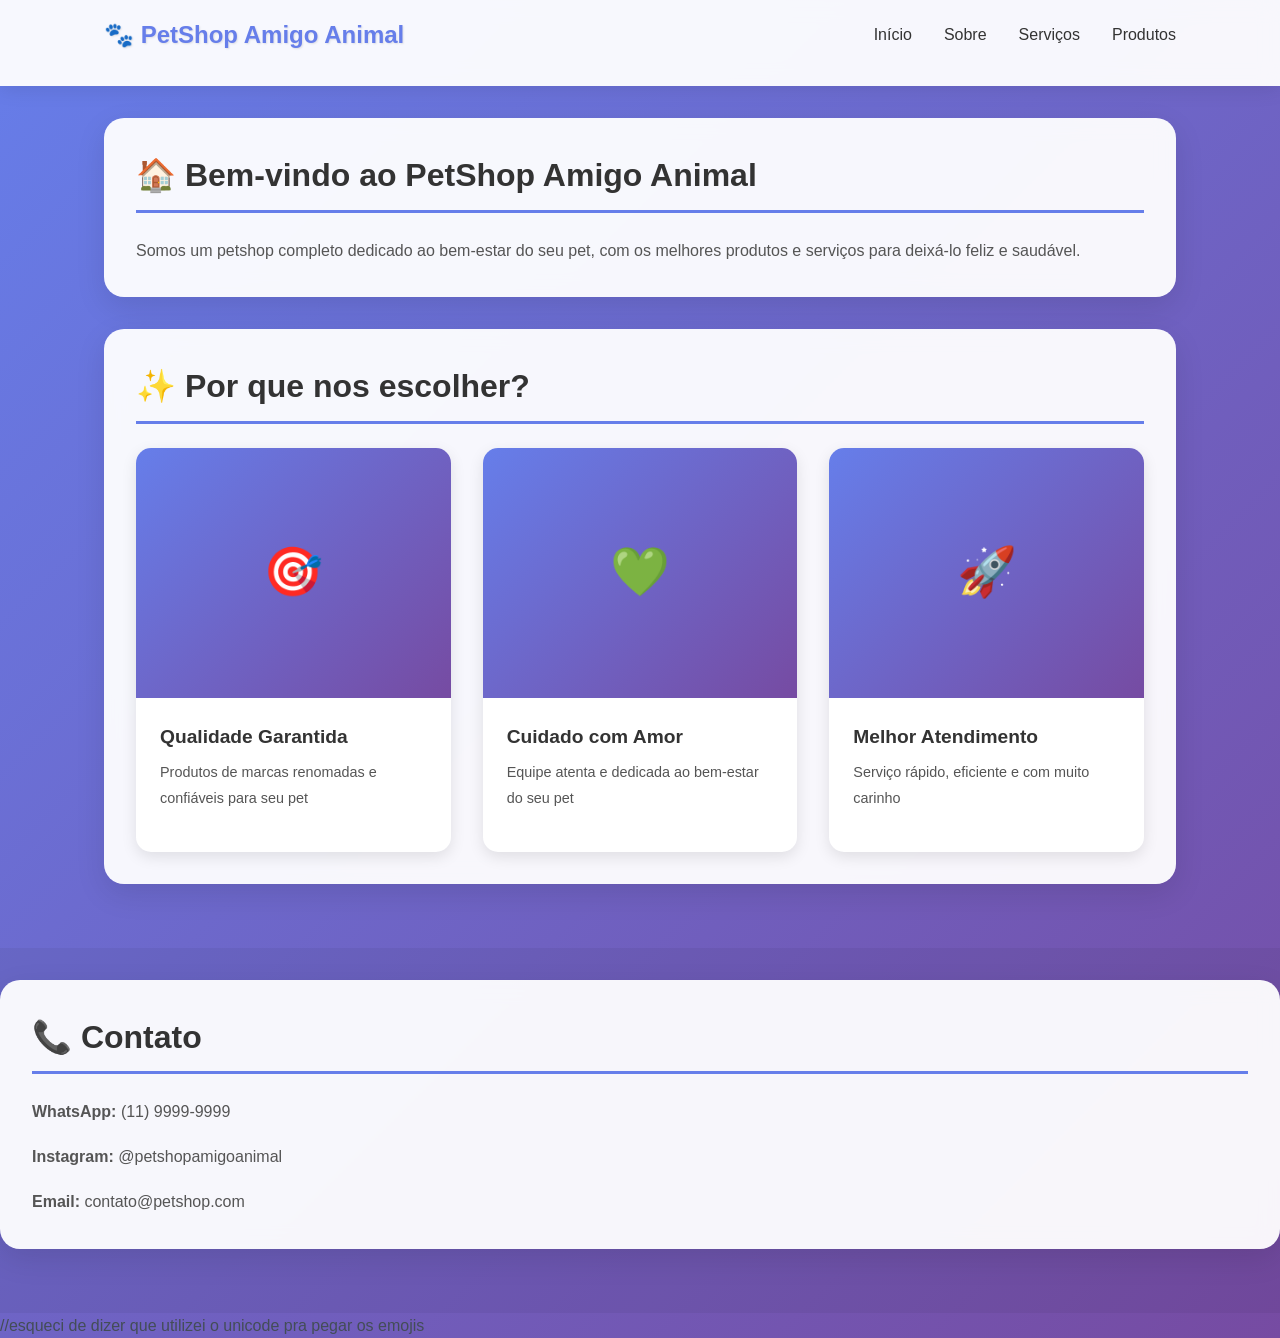
<file: index.html>
<!DOCTYPE html>
<html lang="pt-br">
<head>
    <meta charset="UTF-8">
    <meta name="viewport" content="width=device-width, initial-scale=1.0">
    <title>Início - PetShop</title>
    <link rel="stylesheet" href="style.css">
</head>
<body>
    <header class="header">
        <nav class="nav">
            <div class="logo">🐾 PetShop Amigo Animal</div>
            <ul class="nav-menu">
                <li><a href="index.html">Início</a></li>
                <li><a href="sobre.html">Sobre</a></li>
                <li><a href="serviços.html">Serviços</a></li>
                <li><a href="produtos.html">Produtos</a></li>
            </ul>
        </nav>
        <div id="data-atual"></div>
    </header>

    <main class="container">
        <section class="categoria">
            <h2>🏠 Bem-vindo ao PetShop Amigo Animal</h2>
            <p style="margin-top: 1rem;">Somos um petshop completo dedicado ao bem-estar do seu pet, com os melhores produtos e serviços para deixá-lo feliz e saudável.</p>
        </section>

        <section class="categoria">
            <h2>✨ Por que nos escolher?</h2>
            <div class="produtos-grid">
                <div class="produto-card">
                    <div style="background: linear-gradient(135deg, #667eea 0%, #764ba2 100%); height: 250px; display: flex; align-items: center; justify-content: center; font-size: 3rem;">🎯</div>
                    <div class="produto-info">
                        <h3>Qualidade Garantida</h3>
                        <p class="descricao">Produtos de marcas renomadas e confiáveis para seu pet</p>
                    </div>
                </div>
                <div class="produto-card">
                    <div style="background: linear-gradient(135deg, #667eea 0%, #764ba2 100%); height: 250px; display: flex; align-items: center; justify-content: center; font-size: 3rem;">💚</div>
                    <div class="produto-info">
                        <h3>Cuidado com Amor</h3>
                        <p class="descricao">Equipe atenta e dedicada ao bem-estar do seu pet</p>
                    </div>
                </div>
                <div class="produto-card">
                    <div style="background: linear-gradient(135deg, #667eea 0%, #764ba2 100%); height: 250px; display: flex; align-items: center; justify-content: center; font-size: 3rem;">🚀</div>
                    <div class="produto-info">
                        <h3>Melhor Atendimento</h3>
                        <p class="descricao">Serviço rápido, eficiente e com muito carinho</p>
                    </div>
                </div>
            </div>
        </section>
    </main>

    <footer class="footer">
        <section class="categoria">
            <h2>📞 Contato</h2>
            <div class="links-contato">
                <p><strong>WhatsApp:</strong> (11) 9999-9999</p>
                <p><strong>Instagram:</strong> @petshopamigoanimal</p>
                <p><strong>Email:</strong> contato@petshop.com</p>
            </div>
        </section>
    </footer>
</body>
<script src="script.js"></script>


//esqueci de dizer que utilizei o unicode pra pegar os emojis
</html>
</file>
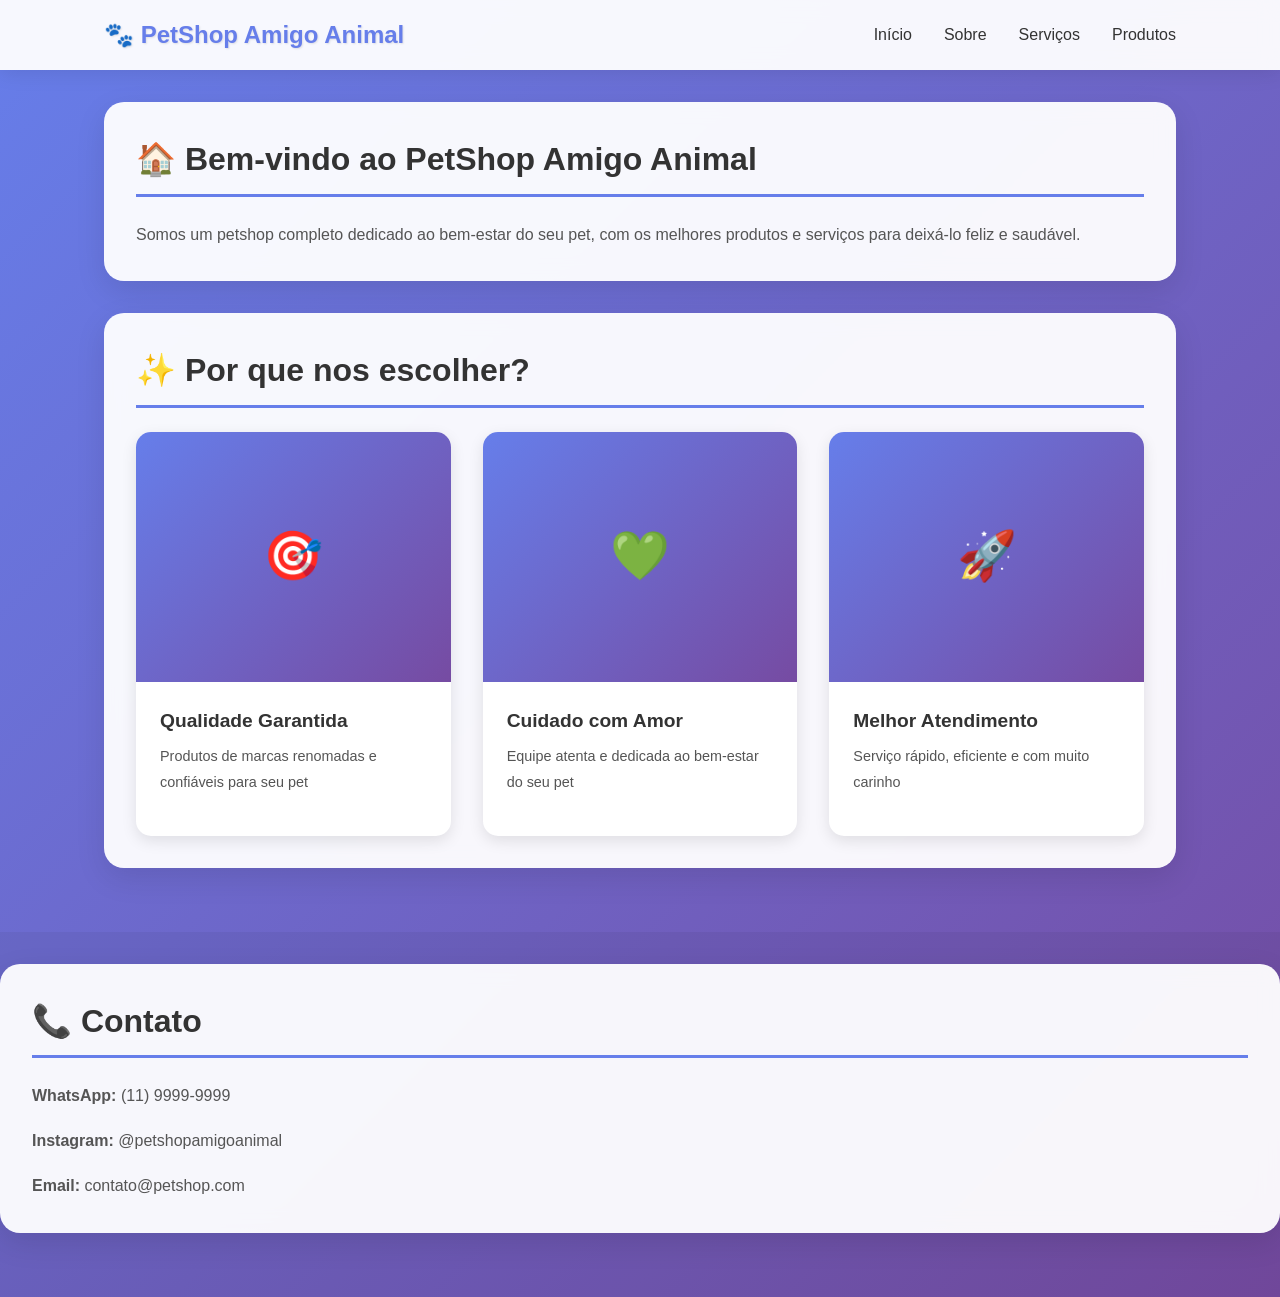
<file: .vscode/index.html>
<!DOCTYPE html>
<html lang="pt-br">
<head>
    <meta charset="UTF-8">
    <meta name="viewport" content="width=device-width, initial-scale=1.0">
    <title>Início - PetShop</title>
    <link rel="stylesheet" href="style.css">
</head>
<body>
    <header class="header">
        <nav class="nav">
            <div class="logo">🐾 PetShop Amigo Animal</div>
            <ul class="nav-menu">
                <li><a href="index.html">Início</a></li>
                <li><a href="sobre.html">Sobre</a></li>
                <li><a href="serviços.html">Serviços</a></li>
                <li><a href="produtos.html">Produtos</a></li>
            </ul>
        </nav>
    </header>

    <main class="container">
        <section class="categoria">
            <h2>🏠 Bem-vindo ao PetShop Amigo Animal</h2>
            <p style="margin-top: 1rem;">Somos um petshop completo dedicado ao bem-estar do seu pet, com os melhores produtos e serviços para deixá-lo feliz e saudável.</p>
        </section>

        <section class="categoria">
            <h2>✨ Por que nos escolher?</h2>
            <div class="produtos-grid">
                <div class="produto-card">
                    <div style="background: linear-gradient(135deg, #667eea 0%, #764ba2 100%); height: 250px; display: flex; align-items: center; justify-content: center; font-size: 3rem;">🎯</div>
                    <div class="produto-info">
                        <h3>Qualidade Garantida</h3>
                        <p class="descricao">Produtos de marcas renomadas e confiáveis para seu pet</p>
                    </div>
                </div>
                <div class="produto-card">
                    <div style="background: linear-gradient(135deg, #667eea 0%, #764ba2 100%); height: 250px; display: flex; align-items: center; justify-content: center; font-size: 3rem;">💚</div>
                    <div class="produto-info">
                        <h3>Cuidado com Amor</h3>
                        <p class="descricao">Equipe atenta e dedicada ao bem-estar do seu pet</p>
                    </div>
                </div>
                <div class="produto-card">
                    <div style="background: linear-gradient(135deg, #667eea 0%, #764ba2 100%); height: 250px; display: flex; align-items: center; justify-content: center; font-size: 3rem;">🚀</div>
                    <div class="produto-info">
                        <h3>Melhor Atendimento</h3>
                        <p class="descricao">Serviço rápido, eficiente e com muito carinho</p>
                    </div>
                </div>
            </div>
        </section>
    </main>

    <footer class="footer">
        <section class="categoria">
            <h2>📞 Contato</h2>
            <div class="links-contato">
                <p><strong>WhatsApp:</strong> (11) 9999-9999</p>
                <p><strong>Instagram:</strong> @petshopamigoanimal</p>
                <p><strong>Email:</strong> contato@petshop.com</p>
            </div>
        </section>
    </footer>
</body>
<script src="script.js"></script>
</html>
</file>
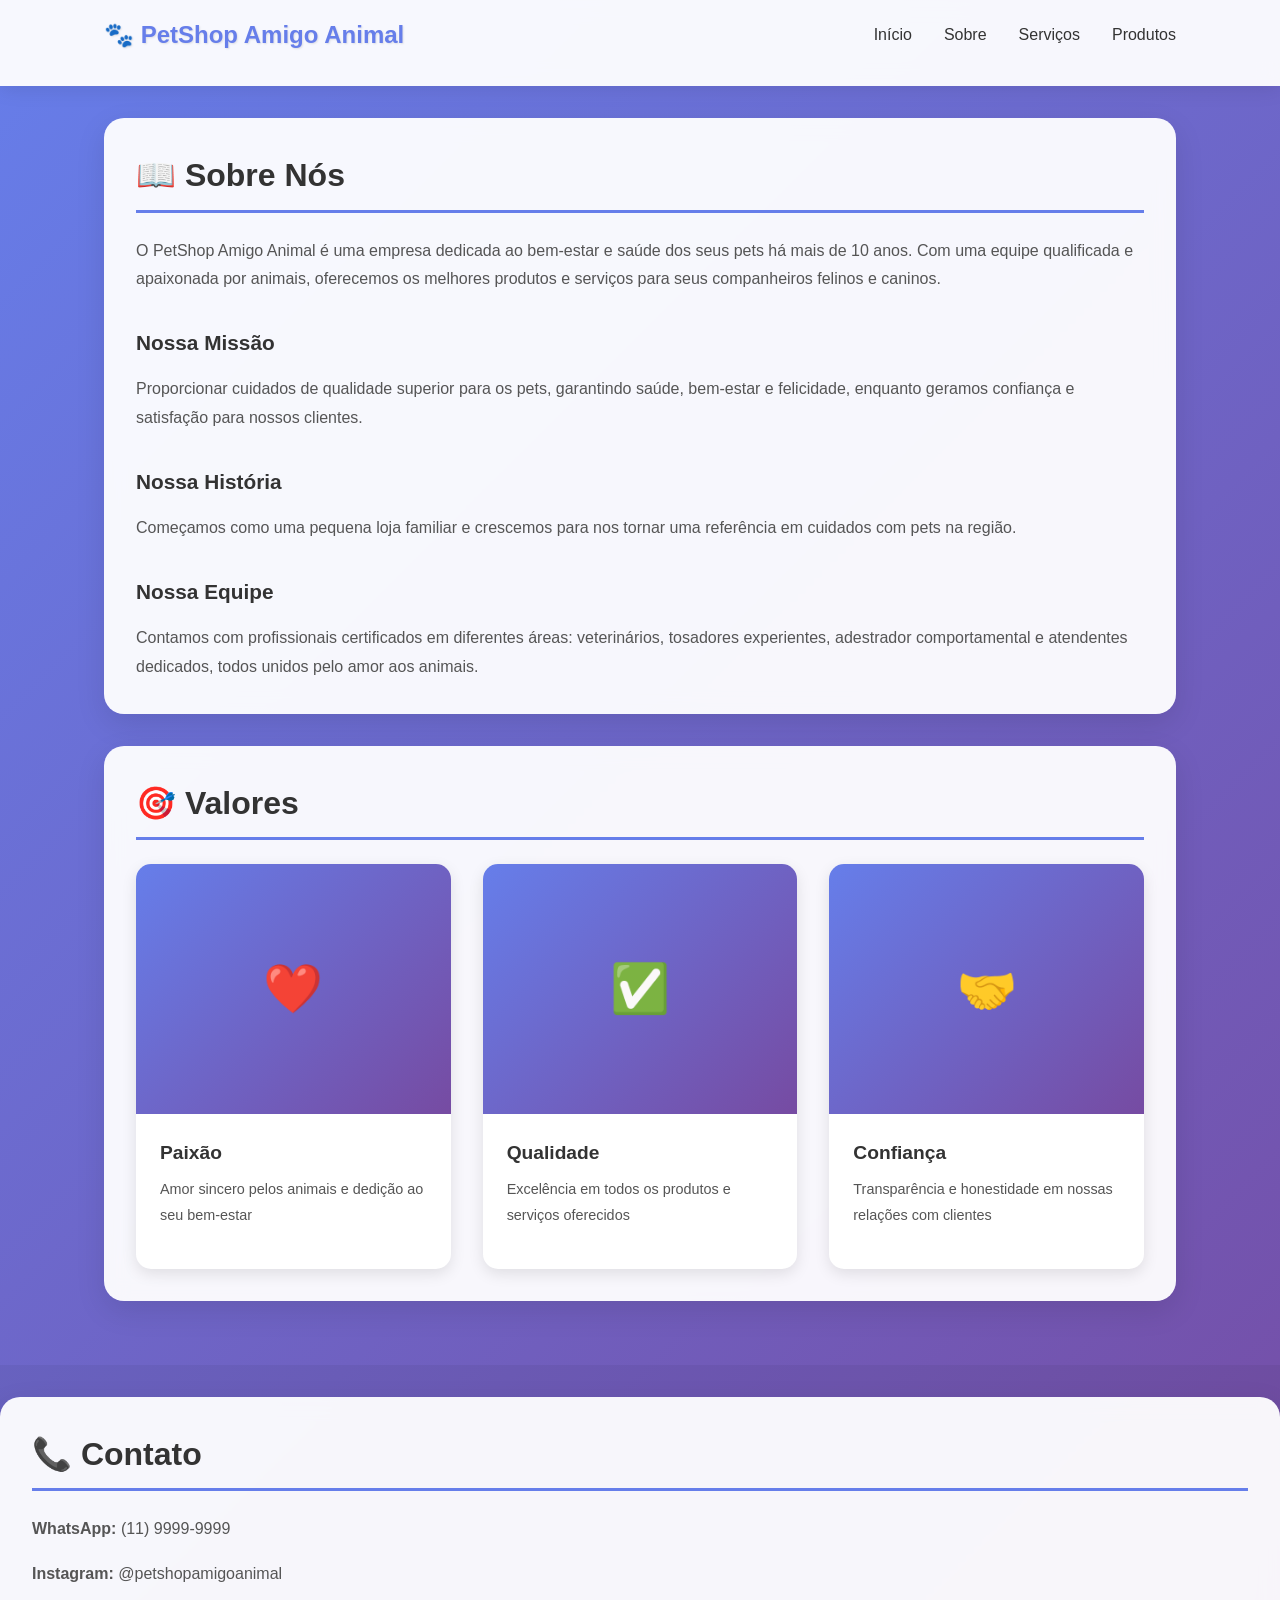
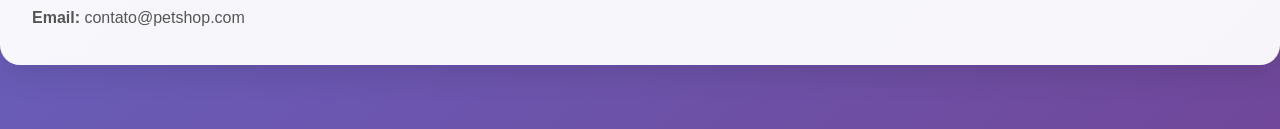
<file: sobre.html>
<!DOCTYPE html>
<html lang="pt-br">
<head>
    <meta charset="UTF-8">
    <meta name="viewport" content="width=device-width, initial-scale=1.0">
    <title>Sobre - PetShop</title>
    <link rel="stylesheet" href="style.css">
</head>
<body>
    <header class="header">
        <nav class="nav">
            <div class="logo">🐾 PetShop Amigo Animal</div>
            <ul class="nav-menu">
                <li><a href="index.html">Início</a></li>
                <li><a href="sobre.html">Sobre</a></li>
                <li><a href="serviços.html">Serviços</a></li>
                <li><a href="produtos.html">Produtos</a></li>
            </ul>
        </nav>
        <div id="data-atual"></div>
    </header>

    <main class="container">
        <section class="categoria">
            <h2>📖 Sobre Nós</h2>
            <p>O PetShop Amigo Animal é uma empresa dedicada ao bem-estar e saúde dos seus pets há mais de 10 anos. Com uma equipe qualificada e apaixonada por animais, oferecemos os melhores produtos e serviços para seus companheiros felinos e caninos.</p>
            
            <h3 style="margin-top: 2rem; margin-bottom: 1rem; color: #333;">Nossa Missão</h3>
            <p>Proporcionar cuidados de qualidade superior para os pets, garantindo saúde, bem-estar e felicidade, enquanto geramos confiança e satisfação para nossos clientes.</p>

            <h3 style="margin-top: 2rem; margin-bottom: 1rem; color: #333;">Nossa História</h3>
            <p> Começamos como uma pequena loja familiar e crescemos para nos tornar uma referência em cuidados com pets na região.</p>

            <h3 style="margin-top: 2rem; margin-bottom: 1rem; color: #333;">Nossa Equipe</h3>
            <p>Contamos com profissionais certificados em diferentes áreas: veterinários, tosadores experientes, adestrador comportamental e atendentes dedicados, todos unidos pelo amor aos animais.</p>
        </section>

        <section class="categoria">
            <h2>🎯 Valores</h2>
            <div class="produtos-grid">
                <div class="produto-card">
                    <div style="background: linear-gradient(135deg, #667eea 0%, #764ba2 100%); height: 250px; display: flex; align-items: center; justify-content: center; font-size: 3rem;">❤️</div>
                    <div class="produto-info">
                        <h3>Paixão</h3>
                        <p class="descricao">Amor sincero pelos animais e dedição ao seu bem-estar</p>
                    </div>
                </div>
                <div class="produto-card">
                    <div style="background: linear-gradient(135deg, #667eea 0%, #764ba2 100%); height: 250px; display: flex; align-items: center; justify-content: center; font-size: 3rem;">✅</div>
                    <div class="produto-info">
                        <h3>Qualidade</h3>
                        <p class="descricao">Excelência em todos os produtos e serviços oferecidos</p>
                    </div>
                </div>
                <div class="produto-card">
                    <div style="background: linear-gradient(135deg, #667eea 0%, #764ba2 100%); height: 250px; display: flex; align-items: center; justify-content: center; font-size: 3rem;">🤝</div>
                    <div class="produto-info">
                        <h3>Confiança</h3>
                        <p class="descricao">Transparência e honestidade em nossas relações com clientes</p>
                    </div>
                </div>
            </div>
        </section>
    </main>

    <footer class="footer">
        <section class="categoria">
            <h2>📞 Contato</h2>
            <div class="links-contato">
                <p><strong>WhatsApp:</strong> (11) 9999-9999</p>
                <p><strong>Instagram:</strong> @petshopamigoanimal</p>
                <p><strong>Email:</strong> contato@petshop.com</p>
            </div>
        </section>
    </footer>
</body>
<script src="script.js"></script>
</html>
</file>
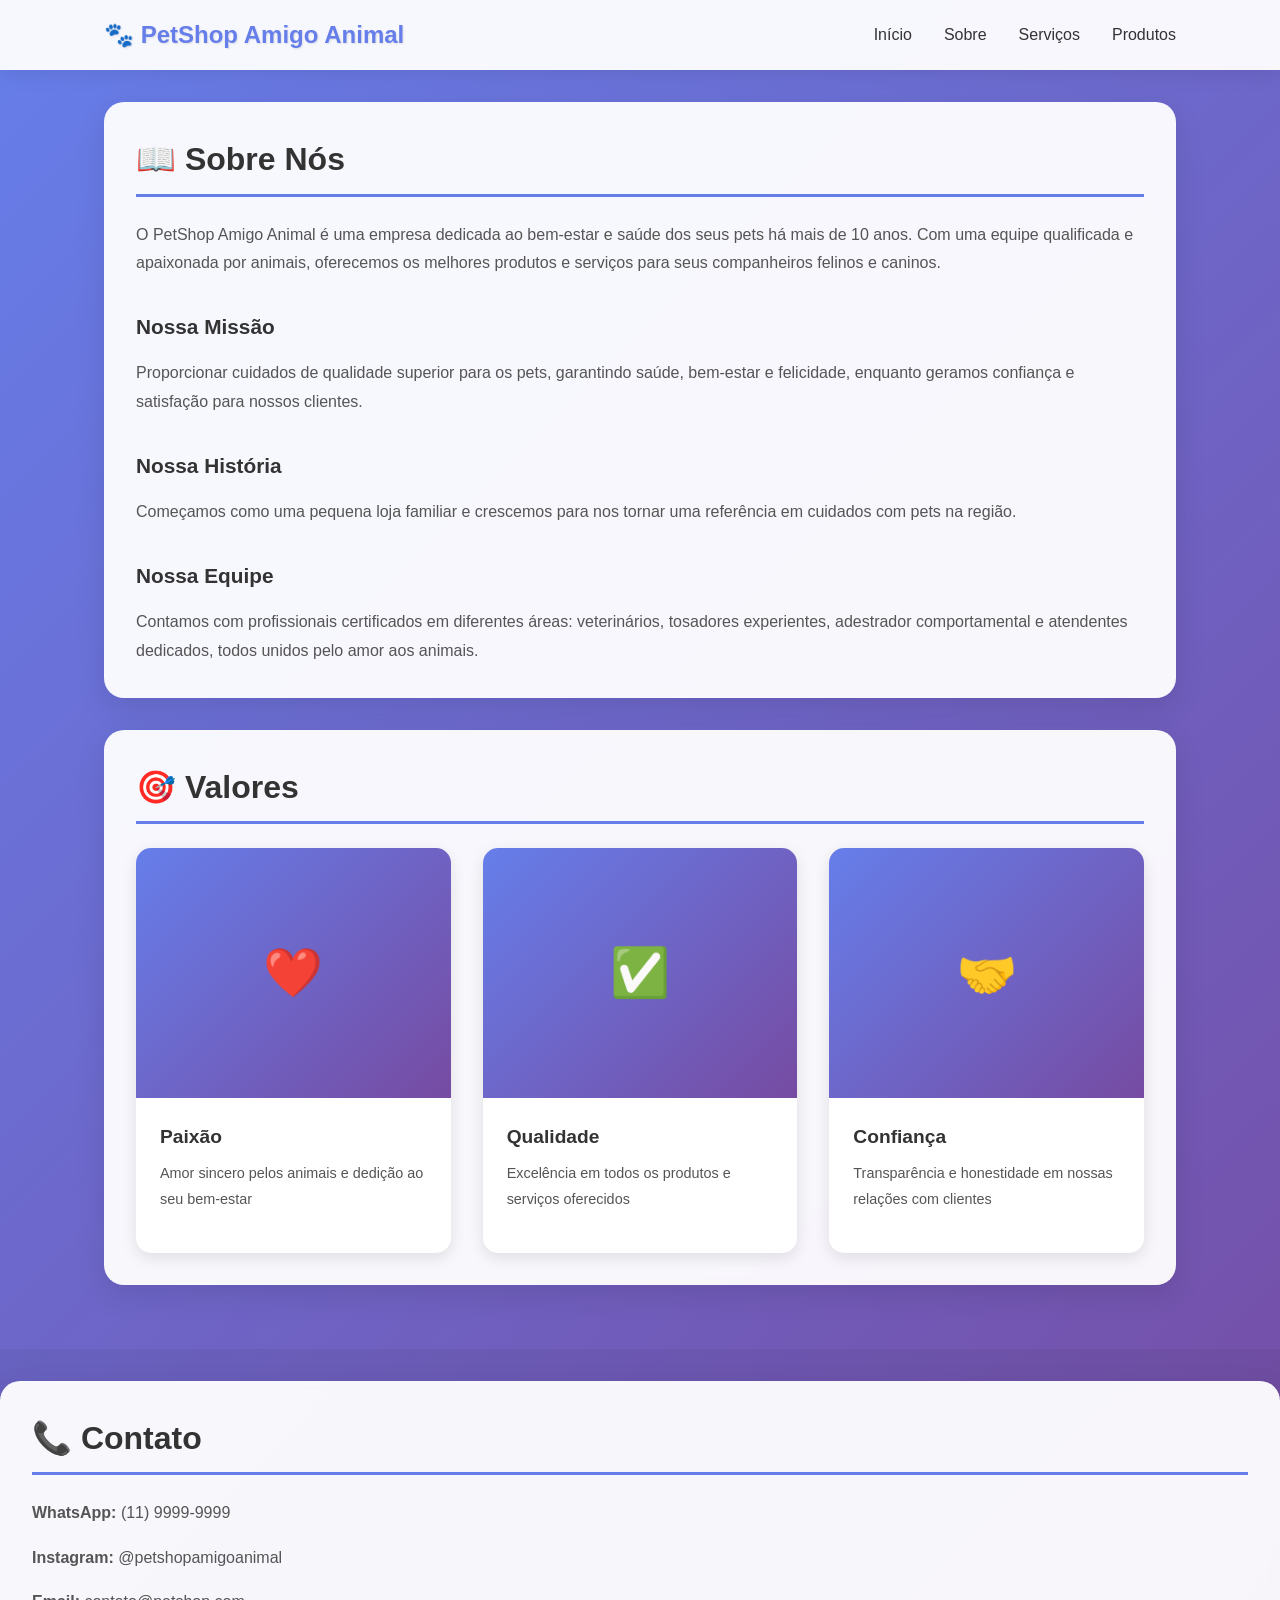
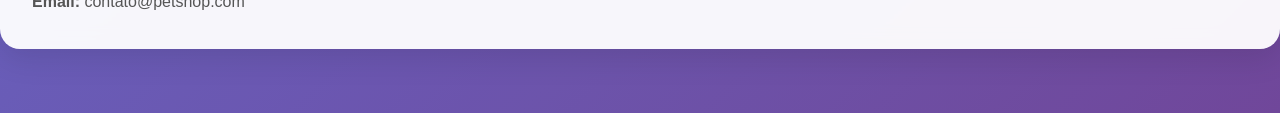
<file: .vscode/sobre.html>
<!DOCTYPE html>
<html lang="pt-br">
<head>
    <meta charset="UTF-8">
    <meta name="viewport" content="width=device-width, initial-scale=1.0">
    <title>Sobre - PetShop</title>
    <link rel="stylesheet" href="style.css">
</head>
<body>
    <header class="header">
        <nav class="nav">
            <div class="logo">🐾 PetShop Amigo Animal</div>
            <ul class="nav-menu">
                <li><a href="index.html">Início</a></li>
                <li><a href="sobre.html">Sobre</a></li>
                <li><a href="serviços.html">Serviços</a></li>
                <li><a href="produtos.html">Produtos</a></li>
            </ul>
        </nav>
    </header>

    <main class="container">
        <section class="categoria">
            <h2>📖 Sobre Nós</h2>
            <p>O PetShop Amigo Animal é uma empresa dedicada ao bem-estar e saúde dos seus pets há mais de 10 anos. Com uma equipe qualificada e apaixonada por animais, oferecemos os melhores produtos e serviços para seus companheiros felinos e caninos.</p>
            
            <h3 style="margin-top: 2rem; margin-bottom: 1rem; color: #333;">Nossa Missão</h3>
            <p>Proporcionar cuidados de qualidade superior para os pets, garantindo saúde, bem-estar e felicidade, enquanto geramos confiança e satisfação para nossos clientes.</p>

            <h3 style="margin-top: 2rem; margin-bottom: 1rem; color: #333;">Nossa História</h3>
            <p> Começamos como uma pequena loja familiar e crescemos para nos tornar uma referência em cuidados com pets na região.</p>

            <h3 style="margin-top: 2rem; margin-bottom: 1rem; color: #333;">Nossa Equipe</h3>
            <p>Contamos com profissionais certificados em diferentes áreas: veterinários, tosadores experientes, adestrador comportamental e atendentes dedicados, todos unidos pelo amor aos animais.</p>
        </section>

        <section class="categoria">
            <h2>🎯 Valores</h2>
            <div class="produtos-grid">
                <div class="produto-card">
                    <div style="background: linear-gradient(135deg, #667eea 0%, #764ba2 100%); height: 250px; display: flex; align-items: center; justify-content: center; font-size: 3rem;">❤️</div>
                    <div class="produto-info">
                        <h3>Paixão</h3>
                        <p class="descricao">Amor sincero pelos animais e dedição ao seu bem-estar</p>
                    </div>
                </div>
                <div class="produto-card">
                    <div style="background: linear-gradient(135deg, #667eea 0%, #764ba2 100%); height: 250px; display: flex; align-items: center; justify-content: center; font-size: 3rem;">✅</div>
                    <div class="produto-info">
                        <h3>Qualidade</h3>
                        <p class="descricao">Excelência em todos os produtos e serviços oferecidos</p>
                    </div>
                </div>
                <div class="produto-card">
                    <div style="background: linear-gradient(135deg, #667eea 0%, #764ba2 100%); height: 250px; display: flex; align-items: center; justify-content: center; font-size: 3rem;">🤝</div>
                    <div class="produto-info">
                        <h3>Confiança</h3>
                        <p class="descricao">Transparência e honestidade em nossas relações com clientes</p>
                    </div>
                </div>
            </div>
        </section>
    </main>

    <footer class="footer">
        <section class="categoria">
            <h2>📞 Contato</h2>
            <div class="links-contato">
                <p><strong>WhatsApp:</strong> (11) 9999-9999</p>
                <p><strong>Instagram:</strong> @petshopamigoanimal</p>
                <p><strong>Email:</strong> contato@petshop.com</p>
            </div>
        </section>
    </footer>
</body>
<script src="script.js"></script>
</html>
</file>
<file: style.css>
* {
    margin: 0;
    padding: 0;
    box-sizing: border-box;
}

body {
    font-family: 'Segoe UI', Tahoma, Geneva, Verdana, sans-serif;
    line-height: 1.6;
    background: linear-gradient(135deg, #667eea 0%, #764ba2 100%);
    min-height: 100vh;
    color: rgb(67, 77, 87);
}

.header {
    background: rgba(255, 255, 255, 0.95);
    box-shadow: 0 2px 20px rgba(0, 0, 0, 0.1);
    position: sticky;
    top: 0;
    z-index: 1000;
    backdrop-filter: blur(10px);
}

.nav {
    display: flex;
    justify-content: space-between;
    align-items: center;
    padding: 1rem 5%;
    max-width: 1200px;
    margin: 0 auto;
}

.logo {
    font-size: 1.5rem;
    font-weight: bold;
    color: #667eea;
    text-shadow: 1px 1px 2px rgba(0, 0, 0, 0.1);
}

.nav-menu {
    display: flex;
    list-style: none;
    gap: 2rem;
}

.nav-menu a {
    text-decoration: none;
    color: #333;
    font-weight: 500;
    transition: color 0.3s;
    position: relative;
}

.nav-menu a::after {
    content: '';
    position: absolute;
    bottom: -5px;
    left: 0;
    width: 0;
    height: 2px;
    background: #667eea;
    transition: width 0.3s;
}

.nav-menu a:hover::after {
    width: 100%;
}

.nav-menu a:hover {
    color: #667eea;
}

#data-atual {
    text-align: center;
    padding: 0.5rem;
    font-size: 0.9rem;
    color: #555;
}

.container {
    max-width: 1200px;
    margin: 0 auto;
    padding: 2rem 5%;
}

.categoria {
    background: rgba(255, 255, 255, 0.95);
    border-radius: 20px;
    padding: 2rem;
    margin-bottom: 2rem;
    box-shadow: 0 10px 30px rgba(0, 0, 0, 0.1);
    backdrop-filter: blur(10px);
    transition: transform 0.3s, box-shadow 0.3s;
}

.categoria:hover {
    transform: translateY(-5px);
    box-shadow: 0 15px 40px rgba(0, 0, 0, 0.15);
}

.categoria h2 {
    font-size: 2rem;
    margin-bottom: 1.5rem;
    color: #333;
    border-bottom: 3px solid #667eea;
    padding-bottom: 0.5rem;
}

.categoria h3 {
    font-size: 1.3rem;
    color: #333;
}

.categoria p {
    color: #555;
    line-height: 1.8;
}

.produtos-grid {
    display: grid;
    grid-template-columns: repeat(auto-fit, minmax(280px, 1fr));
    gap: 2rem;
}

.produto-card {
    background: white;
    border-radius: 15px;
    overflow: hidden;
    box-shadow: 0 5px 15px rgba(0, 0, 0, 0.1);
    transition: transform 0.3s, box-shadow 0.3s;
}

.produto-card:hover {
    transform: translateY(-10px);
    box-shadow: 0 15px 35px rgba(0, 0, 0, 0.2);
}

.produto-img {
    width: 100%;
    height: 250px;
    object-fit: cover;
    transition: transform 0.3s;
}

.produto-card:hover .produto-img {
    transform: scale(1.1);
}

.produto-info {
    padding: 1.5rem;
}

.produto-info h3 {
    font-size: 1.2rem;
    color: #333;
    margin-bottom: 0.5rem;
}

.descricao {
    color: #666;
    margin-bottom: 1rem;
    font-size: 0.9rem;
}

.preco {
    font-size: 1.5rem;
    font-weight: bold;
    color: #667eea;
    margin-bottom: 1rem;
}

.btn-comprar {
    width: 100%;
    padding: 12px;
    background: linear-gradient(135deg, #667eea 0%, #764ba2 100%);
    color: white;
    border: none;
    border-radius: 10px;
    font-size: 1rem;
    font-weight: 600;
    cursor: pointer;
    transition: transform 0.3s, box-shadow 0.3s;
}

.btn-comprar:hover {
    transform: translateY(-2px);
    box-shadow: 0 10px 20px rgba(102, 126, 234, 0.3);
}

.links-contato {
    display: flex;
    flex-direction: column;
    gap: 1rem;
    color: #555;
}

.links-contato p {
    margin: 0;
}

.footer {
    background: rgba(0, 0, 0, 0.05);
    padding: 2rem 0;
    width: 100%;
}

.produto-info {
    padding: 1.5rem;
}

.produto-info h3 {
    font-size: 1.2rem;
    color: #333;
    margin-bottom: 0.5rem;
}

.descricao {
    color: #666;
    margin-bottom: 1rem;
    font-size: 0.9rem;
}

.preco {
    font-size: 1.5rem;
    font-weight: bold;
    color: #667eea;
    margin-bottom: 1rem;
}

.btn-comprar {
    width: 100%;
    padding: 12px;
    background: linear-gradient(135deg, #667eea 0%, #764ba2 100%);
    color: white;
    border: none;
    border-radius: 10px;
    font-size: 1rem;
    font-weight: 600;
    cursor: pointer;
    transition: transform 0.3s, box-shadow 0.3s;
}

.btn-comprar:hover {
    transform: translateY(-2px);
    box-shadow: 0 10px 20px rgba(102, 126, 234, 0.3);
}

.carrinho-flutuante {
    position: fixed;
    bottom: 30px;
    right: 30px;
    z-index: 1001;
}

#btn-carrinho {
    background: linear-gradient(135deg, #667eea 0%, #764ba2 100%);
    color: white;
    padding: 15px 25px;
    border: none;
    border-radius: 50px;
    font-size: 1.1rem;
    font-weight: 600;
    cursor: pointer;
    box-shadow: 0 10px 25px rgba(102, 126, 234, 0.4);
    transition: transform 0.3s, box-shadow 0.3s;
}

#btn-carrinho:hover {
    transform: translateY(-3px);
    box-shadow: 0 15px 30px rgba(102, 126, 234, 0.5);
}

.carrinho-modal {
    display: none;
    position: absolute;
    bottom: 70px;
    right: 0;
    background: white;
    border-radius: 15px;
    padding: 1.5rem;
    min-width: 300px;
    box-shadow: 0 20px 40px rgba(0, 0, 0, 0.2);
    animation: slideIn 0.3s ease-out;
}

@keyframes slideIn {
    from {
        opacity: 0;
        transform: translateY(10px);
    }
    to {
        opacity: 1;
        transform: translateY(0);
    }
}

.carrinho-conteudo h3 {
    color: #333;
    margin-bottom: 1rem;
    font-size: 1.2rem;
}

#itens-carrinho {
    margin-bottom: 1rem;
    max-height: 200px;
    overflow-y: auto;
}

.item-carrinho {
    display: flex;
    justify-content: space-between;
    align-items: center;
    padding: 0.5rem 0;
    border-bottom: 1px solid #eee;
    font-size: 0.9rem;
}

.btn-remover {
    background: #ff6b6b;
    color: white;
    border: none;
    padding: 3px 8px;
    border-radius: 5px;
    cursor: pointer;
    font-size: 0.8rem;
}

.btn-remover:hover {
    background: #ff5252;
}

.total {
    font-size: 1.2rem;
    font-weight: bold;
    color: #667eea;
    margin: 1rem 0;
    padding-top: 1rem;
    border-top: 2px solid #667eea;
}

.btn-fechar {
    width: 100%;
    padding: 10px;
    background: #6c757d;
    color: white;
    border: none;
    border-radius: 8px;
    cursor: pointer;
    font-weight: 600;
    transition: background 0.3s;
}

.btn-fechar:hover {
    background: #5a6268;
}

@media (max-width: 768px) {
    .nav-menu {
        flex-direction: column;
        gap: 0.5rem;
    }
    
    .produtos-grid {
        grid-template-columns: 1fr;
    }
    
    .carrinho-flutuante {
        bottom: 20px;
        right: 20px;
    }
}
</file>
<file: .vscode/style.css>
* {
    margin: 0;
    padding: 0;
    box-sizing: border-box;
}

body {
    font-family: 'Segoe UI', Tahoma, Geneva, Verdana, sans-serif;
    line-height: 1.6;
    background: linear-gradient(135deg, #667eea 0%, #764ba2 100%);
    min-height: 100vh;
    color: rgb(67, 77, 87);
}

.header {
    background: rgba(255, 255, 255, 0.95);
    box-shadow: 0 2px 20px rgba(0, 0, 0, 0.1);
    position: sticky;
    top: 0;
    z-index: 1000;
    backdrop-filter: blur(10px);
}

.nav {
    display: flex;
    justify-content: space-between;
    align-items: center;
    padding: 1rem 5%;
    max-width: 1200px;
    margin: 0 auto;
}

.logo {
    font-size: 1.5rem;
    font-weight: bold;
    color: #667eea;
    text-shadow: 1px 1px 2px rgba(0, 0, 0, 0.1);
}

.nav-menu {
    display: flex;
    list-style: none;
    gap: 2rem;
}

.nav-menu a {
    text-decoration: none;
    color: #333;
    font-weight: 500;
    transition: color 0.3s;
    position: relative;
}

.nav-menu a::after {
    content: '';
    position: absolute;
    bottom: -5px;
    left: 0;
    width: 0;
    height: 2px;
    background: #667eea;
    transition: width 0.3s;
}

.nav-menu a:hover::after {
    width: 100%;
}

.nav-menu a:hover {
    color: #667eea;
}

.container {
    max-width: 1200px;
    margin: 0 auto;
    padding: 2rem 5%;
}

.categoria {
    background: rgba(255, 255, 255, 0.95);
    border-radius: 20px;
    padding: 2rem;
    margin-bottom: 2rem;
    box-shadow: 0 10px 30px rgba(0, 0, 0, 0.1);
    backdrop-filter: blur(10px);
    transition: transform 0.3s, box-shadow 0.3s;
}

.categoria:hover {
    transform: translateY(-5px);
    box-shadow: 0 15px 40px rgba(0, 0, 0, 0.15);
}

.categoria h2 {
    font-size: 2rem;
    margin-bottom: 1.5rem;
    color: #333;
    border-bottom: 3px solid #667eea;
    padding-bottom: 0.5rem;
}

.categoria h3 {
    font-size: 1.3rem;
    color: #333;
}

.categoria p {
    color: #555;
    line-height: 1.8;
}

.produtos-grid {
    display: grid;
    grid-template-columns: repeat(auto-fit, minmax(280px, 1fr));
    gap: 2rem;
}

.produto-card {
    background: white;
    border-radius: 15px;
    overflow: hidden;
    box-shadow: 0 5px 15px rgba(0, 0, 0, 0.1);
    transition: transform 0.3s, box-shadow 0.3s;
}

.produto-card:hover {
    transform: translateY(-10px);
    box-shadow: 0 15px 35px rgba(0, 0, 0, 0.2);
}

.produto-img {
    width: 100%;
    height: 250px;
    object-fit: cover;
    transition: transform 0.3s;
}

.produto-card:hover .produto-img {
    transform: scale(1.1);
}

.produto-info {
    padding: 1.5rem;
}

.produto-info h3 {
    font-size: 1.2rem;
    color: #333;
    margin-bottom: 0.5rem;
}

.descricao {
    color: #666;
    margin-bottom: 1rem;
    font-size: 0.9rem;
}

.preco {
    font-size: 1.5rem;
    font-weight: bold;
    color: #667eea;
    margin-bottom: 1rem;
}

.btn-comprar {
    width: 100%;
    padding: 12px;
    background: linear-gradient(135deg, #667eea 0%, #764ba2 100%);
    color: white;
    border: none;
    border-radius: 10px;
    font-size: 1rem;
    font-weight: 600;
    cursor: pointer;
    transition: transform 0.3s, box-shadow 0.3s;
}

.btn-comprar:hover {
    transform: translateY(-2px);
    box-shadow: 0 10px 20px rgba(102, 126, 234, 0.3);
}

.links-contato {
    display: flex;
    flex-direction: column;
    gap: 1rem;
    color: #555;
}

.links-contato p {
    margin: 0;
}

.footer {
    background: rgba(0, 0, 0, 0.05);
    padding: 2rem 0;
}

.produto-info {
    padding: 1.5rem;
}

.produto-info h3 {
    font-size: 1.2rem;
    color: #333;
    margin-bottom: 0.5rem;
}

.descricao {
    color: #666;
    margin-bottom: 1rem;
    font-size: 0.9rem;
}

.preco {
    font-size: 1.5rem;
    font-weight: bold;
    color: #667eea;
    margin-bottom: 1rem;
}

.btn-comprar {
    width: 100%;
    padding: 12px;
    background: linear-gradient(135deg, #667eea 0%, #764ba2 100%);
    color: white;
    border: none;
    border-radius: 10px;
    font-size: 1rem;
    font-weight: 600;
    cursor: pointer;
    transition: transform 0.3s, box-shadow 0.3s;
}

.btn-comprar:hover {
    transform: translateY(-2px);
    box-shadow: 0 10px 20px rgba(102, 126, 234, 0.3);
}

.carrinho-flutuante {
    position: fixed;
    bottom: 30px;
    right: 30px;
    z-index: 1001;
}

#btn-carrinho {
    background: linear-gradient(135deg, #667eea 0%, #764ba2 100%);
    color: white;
    padding: 15px 25px;
    border: none;
    border-radius: 50px;
    font-size: 1.1rem;
    font-weight: 600;
    cursor: pointer;
    box-shadow: 0 10px 25px rgba(102, 126, 234, 0.4);
    transition: transform 0.3s, box-shadow 0.3s;
}

#btn-carrinho:hover {
    transform: translateY(-3px);
    box-shadow: 0 15px 30px rgba(102, 126, 234, 0.5);
}

.carrinho-modal {
    display: none;
    position: absolute;
    bottom: 70px;
    right: 0;
    background: white;
    border-radius: 15px;
    padding: 1.5rem;
    min-width: 300px;
    box-shadow: 0 20px 40px rgba(0, 0, 0, 0.2);
    animation: slideIn 0.3s ease-out;
}

@keyframes slideIn {
    from {
        opacity: 0;
        transform: translateY(10px);
    }
    to {
        opacity: 1;
        transform: translateY(0);
    }
}

.carrinho-conteudo h3 {
    color: #333;
    margin-bottom: 1rem;
    font-size: 1.2rem;
}

#itens-carrinho {
    margin-bottom: 1rem;
    max-height: 200px;
    overflow-y: auto;
}

.item-carrinho {
    display: flex;
    justify-content: space-between;
    align-items: center;
    padding: 0.5rem 0;
    border-bottom: 1px solid #eee;
    font-size: 0.9rem;
}

.btn-remover {
    background: #ff6b6b;
    color: white;
    border: none;
    padding: 3px 8px;
    border-radius: 5px;
    cursor: pointer;
    font-size: 0.8rem;
}

.btn-remover:hover {
    background: #ff5252;
}

.total {
    font-size: 1.2rem;
    font-weight: bold;
    color: #667eea;
    margin: 1rem 0;
    padding-top: 1rem;
    border-top: 2px solid #667eea;
}

.btn-fechar {
    width: 100%;
    padding: 10px;
    background: #6c757d;
    color: white;
    border: none;
    border-radius: 8px;
    cursor: pointer;
    font-weight: 600;
    transition: background 0.3s;
}

.btn-fechar:hover {
    background: #5a6268;
}

@media (max-width: 768px) {
    .nav-menu {
        flex-direction: column;
        gap: 0.5rem;
    }
    
    .produtos-grid {
        grid-template-columns: 1fr;
    }
    
    .carrinho-flutuante {
        bottom: 20px;
        right: 20px;
    }
}
</file>
